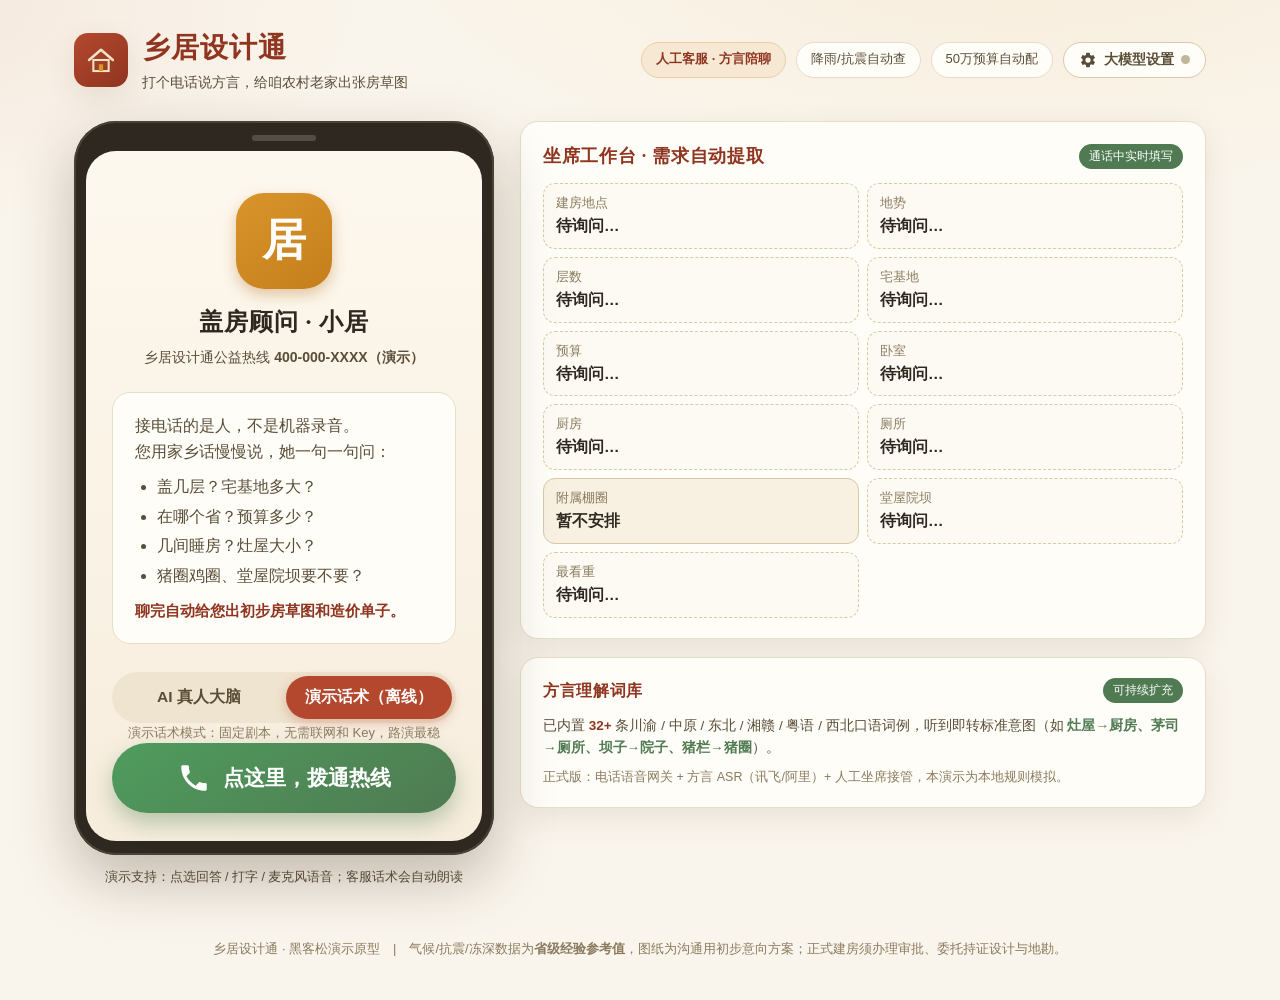
<file: index.html>
<!DOCTYPE html>
<html lang="zh-CN">
<head>
<meta charset="UTF-8">
<meta name="viewport" content="width=device-width, initial-scale=1.0">
<title>乡居设计通 · 正在进入…</title>
<link rel="canonical" href="./xiangju-design/">
<meta http-equiv="refresh" content="0; url=./xiangju-design/">
<style>
  body{margin:0;min-height:100vh;display:flex;align-items:center;justify-content:center;
    font-family:"Microsoft YaHei",sans-serif;background:#faf5ec;color:#7a5a3a;font-size:18px}
  a{color:#b4482e}
</style>
</head>
<body>
  <p>正在进入「乡居设计通」演示…如未自动跳转，请<a href="./xiangju-design/">点这里</a>。</p>
</body>
</html>
</file>
<file: xiangju-design/styles.css>
/* ============ 乡居设计通 · 样式（乡土信任风 / 适老化大字号） ============ */
:root {
  --brick: #b4482e;
  --brick-d: #8f3520;
  --gold: #d9952b;
  --green: #4f7a52;
  --ink: #2e2820;
  --ink-2: #5a4d38;
  --paper: #faf5ec;
  --card: #fffdf8;
  --line: #e7dcc8;
  --line-2: #d9c9a8;
  --blue: #3f6b8a;
  --r-lg: 18px;
  --r-md: 12px;
  --shadow: 0 10px 30px rgba(90, 60, 30, .10);
}
* { box-sizing: border-box; margin: 0; padding: 0; }
html { -webkit-text-size-adjust: 100%; }
body {
  font-family: "PingFang SC", "Microsoft YaHei", "Hiragino Sans GB", sans-serif;
  background:
    radial-gradient(1100px 500px at 80% -10%, rgba(217,149,43,.10), transparent 60%),
    radial-gradient(900px 420px at -10% 0%, rgba(180,72,46,.08), transparent 55%),
    var(--paper);
  color: var(--ink);
  line-height: 1.6;
}
.hidden { display: none !important; }
h1, h2, h3 { font-family: "STSong", "SimSun", "Songti SC", serif; letter-spacing: .04em; }
button { font-family: inherit; cursor: pointer; }

/* ============ 顶部 ============ */
.site-header {
  max-width: 1180px; margin: 0 auto; padding: 26px 24px 18px;
  display: flex; align-items: center; justify-content: space-between; gap: 20px; flex-wrap: wrap;
}
.brand { display: flex; align-items: center; gap: 14px; }
.brand-mark {
  width: 54px; height: 54px; border-radius: 14px;
  background: linear-gradient(145deg, var(--brick), var(--brick-d));
  display: grid; place-items: center; box-shadow: var(--shadow);
}
.brand h1 { font-size: 28px; color: var(--brick-d); }
.brand p { color: var(--ink-2); font-size: 14px; }
.header-badges { display: flex; gap: 10px; flex-wrap: wrap; }
.badge {
  font-size: 13px; color: var(--ink-2); background: var(--card);
  border: 1px solid var(--line); border-radius: 999px; padding: 6px 14px;
}
.badge-warm { background: #f7e8d4; border-color: #e8cfa6; color: var(--brick-d); font-weight: 600; }

/* ============ 主布局 ============ */
.layout {
  max-width: 1180px; margin: 0 auto; padding: 10px 24px 30px;
  display: grid; grid-template-columns: 420px 1fr; gap: 26px; align-items: start;
}

/* ============ 手机 ============ */
.phone-col { position: sticky; top: 14px; }
.phone {
  background: #2e2820; border-radius: 42px; padding: 14px 12px;
  box-shadow: 0 24px 60px rgba(50,30,10,.28), inset 0 0 0 2px #4a4137;
  position: relative;
}
.phone-ear {
  width: 64px; height: 6px; border-radius: 4px; background: #564d42;
  margin: 0 auto 10px;
}
.dial-screen, .call-screen {
  background: linear-gradient(180deg, #fdf8ee 0%, #f7eddd 100%);
  border-radius: 30px; min-height: 640px; overflow: hidden;
  display: flex; flex-direction: column;
}

/* 拨号屏 */
.dial-screen { padding: 34px 26px 28px; align-items: center; text-align: center; }
.dial-agent { margin-top: 8px; }
.avatar {
  width: 52px; height: 52px; border-radius: 50%;
  background: linear-gradient(145deg, var(--gold), #c47e1c);
  color: #fff; display: grid; place-items: center;
  font-size: 24px; font-weight: 700; font-family: "STSong", serif;
  box-shadow: 0 6px 14px rgba(180,110,30,.35); flex: none;
}
.avatar-lg { width: 96px; height: 96px; font-size: 44px; margin: 0 auto 14px; border-radius: 28px; }
.dial-agent h2 { font-size: 24px; color: var(--ink); margin-bottom: 4px; }
.dial-agent p { font-size: 14px; color: var(--ink-2); }
.dial-tips {
  margin: 24px 0; padding: 20px 22px; background: var(--card);
  border: 1px solid var(--line); border-radius: var(--r-lg);
  text-align: left; font-size: 16px; color: var(--ink-2); width: 100%;
}
.dial-tips ul { margin: 10px 0 10px 22px; }
.dial-tips li { margin: 4px 0; }
.dial-tip-note { color: var(--brick-d); font-weight: 600; margin-top: 8px; font-size: 15px; }
.call-btn {
  margin-top: auto;
  width: 100%; border: none; border-radius: 999px;
  background: linear-gradient(145deg, #4f9c5d, var(--green));
  color: #fff; font-size: 21px; font-weight: 700; padding: 18px;
  display: flex; align-items: center; justify-content: center; gap: 12px;
  box-shadow: 0 10px 22px rgba(60,120,70,.35);
  transition: transform .12s;
}
.call-btn:active { transform: scale(.97); }

/* 通话屏 */
.call-screen { padding: 0; }
.call-top {
  display: flex; align-items: center; justify-content: space-between;
  padding: 16px 20px; background: var(--brick-d); color: #fff;
}
.call-top-l { display: flex; align-items: center; gap: 8px; font-size: 15px; }
.live-dot { width: 9px; height: 9px; border-radius: 50%; background: #8ff0a4; box-shadow: 0 0 0 0 rgba(143,240,164,.8); animation: pulse 1.6s infinite; }
@keyframes pulse { 70% { box-shadow: 0 0 0 8px rgba(143,240,164,0); } 100% { box-shadow: 0 0 0 0 rgba(143,240,164,0); } }
.hangup-btn {
  border: none; background: rgba(255,255,255,.16); color: #fff;
  border-radius: 999px; padding: 8px 14px; font-size: 14px;
  display: flex; align-items: center; gap: 6px;
}
.agent-row { display: flex; gap: 12px; align-items: center; padding: 14px 20px 6px; }
.agent-name { font-weight: 700; font-size: 17px; }
.agent-sub { font-size: 12.5px; color: var(--ink-2); }

.transcript {
  flex: 1; overflow-y: auto; padding: 12px 18px 8px;
  display: flex; flex-direction: column; gap: 12px; min-height: 330px; max-height: 360px;
}
.bubble { max-width: 86%; padding: 12px 15px; border-radius: 16px; font-size: 17.5px; line-height: 1.55; }
.bubble.agent {
  background: var(--card); border: 1px solid var(--line);
  border-top-left-radius: 4px; align-self: flex-start;
}
.bubble.user {
  background: #dceadf; border: 1px solid #bcd6c2;
  border-top-right-radius: 4px; align-self: flex-end;
}
.dialect-tag {
  margin-top: 7px; padding-top: 6px; border-top: 1px dashed #9ab5a3;
  font-size: 12px; color: var(--brick-d); font-weight: 600;
}
.typing-row { align-self: flex-start; background: var(--card); border: 1px solid var(--line);
  padding: 14px 18px; border-radius: 16px; border-top-left-radius: 4px; display: flex; gap: 5px; }
.typing-row .dot { width: 8px; height: 8px; border-radius: 50%; background: var(--line-2); animation: blink 1.2s infinite; }
.typing-row .dot:nth-child(2) { animation-delay: .2s; }
.typing-row .dot:nth-child(3) { animation-delay: .4s; }
@keyframes blink { 0%, 60%, 100% { opacity: .3; } 30% { opacity: 1; } }

.chip-bar {
  display: flex; gap: 9px; overflow-x: auto; padding: 10px 18px;
  border-top: 1px solid var(--line);
}
.chip-bar::-webkit-scrollbar { height: 4px; }
.chip {
  flex: none; border: 2px solid var(--brick); color: var(--brick-d);
  background: #fdf2e7; border-radius: 999px; padding: 11px 18px;
  font-size: 16.5px; font-weight: 600; transition: transform .1s;
}
.chip:active { transform: scale(.95); }
.input-bar { display: flex; gap: 8px; padding: 12px 16px 18px; border-top: 1px solid var(--line); background: #fffaf0; }
.mic-btn {
  flex: none; width: 48px; height: 48px; border-radius: 50%;
  border: 2px solid var(--line-2); background: var(--card); color: var(--blue);
  display: grid; place-items: center;
}
.mic-btn.recording { background: var(--brick); border-color: var(--brick-d); color: #fff; animation: pulse-red 1.2s infinite; }
@keyframes pulse-red { 70% { box-shadow: 0 0 0 7px rgba(180,72,46,.18); } 100% { box-shadow: 0 0 0 0 rgba(180,72,46,0); } }
.mic-btn.disabled { opacity: .35; cursor: not-allowed; }
#textInput {
  flex: 1; border: 2px solid var(--line); border-radius: 999px;
  padding: 0 18px; font-size: 15.5px; background: #fff; min-width: 0;
}
#textInput:focus { outline: none; border-color: var(--gold); }
.send-btn {
  flex: none; border: none; border-radius: 999px; background: var(--brick);
  color: #fff; font-size: 15px; font-weight: 700; padding: 0 18px;
}
.speech-note { font-size: 12.5px; color: var(--ink-2); text-align: center; margin-top: 12px; padding: 0 8px; }

/* ============ 工作台 ============ */
.desk-col { display: flex; flex-direction: column; gap: 18px; }
.desk-card {
  background: var(--card); border: 1px solid var(--line);
  border-radius: var(--r-lg); padding: 20px 22px; box-shadow: var(--shadow);
}
.desk-card-h { display: flex; align-items: center; justify-content: space-between; margin-bottom: 12px; }
.desk-card-h h3 { font-size: 18px; color: var(--brick-d); }
.desk-tag { font-size: 12px; color: #fff; background: var(--green); border-radius: 999px; padding: 3px 10px; }
.slot-rows { display: grid; grid-template-columns: 1fr 1fr; gap: 8px; }
.slot-row {
  border: 1px dashed var(--line-2); border-radius: var(--r-md);
  padding: 9px 12px; display: flex; flex-direction: column; gap: 1px;
  background: #fdfaf3;
}
.slot-row.filled { border-style: solid; border-color: #d8c8a4; background: #f8f0e0; }
.slot-label { font-size: 12.5px; color: #8a7a5e; }
.slot-value { font-size: 15.5px; font-weight: 600; color: var(--ink); min-height: 22px; }
.climate-card { border-left: 6px solid var(--blue); }
.climate-title { font-weight: 700; color: var(--blue); margin-bottom: 10px; font-size: 16px; }
.climate-row { display: grid; grid-template-columns: 76px auto 1fr; gap: 8px; align-items: baseline; margin: 7px 0; font-size: 14px; }
.climate-row span { color: #8a7a5e; }
.climate-row b { color: var(--ink); }
.climate-row small { color: var(--ink-2); grid-column: 2 / 4; }
.meter { height: 10px; border-radius: 6px; background: #e7dcc8; overflow: hidden; margin: 2px 0 8px; }
.meter i { display: block; height: 100%; background: linear-gradient(90deg, #7fb2d4, var(--blue)); border-radius: 6px; }
.dict-card h3 { font-size: 16px; }
.dict-line { font-size: 13.5px; color: var(--ink-2); }
.dict-line b { color: var(--brick-d); }
.dict-line em { color: var(--green); font-style: normal; font-weight: 600; }
.dict-line.sub { margin-top: 8px; font-size: 12.5px; color: #8a7a5e; }

/* ============ 设计结果 ============ */
.design-section {
  max-width: 1180px; margin: 8px auto 0; padding: 30px 24px 40px;
  background: linear-gradient(180deg, rgba(255,253,248,.75), rgba(250,245,236,.35));
  border-top: 1px solid var(--line);
}
.design-head { display: flex; align-items: center; justify-content: space-between; gap: 16px; flex-wrap: wrap; }
.design-head h2 { font-size: 26px; color: var(--brick-d); }
.design-actions { display: flex; gap: 10px; }
.btn-primary, .btn-ghost { border-radius: 999px; padding: 10px 20px; font-size: 15px; font-weight: 600; }
.btn-primary { background: var(--brick); color: #fff; border: 1px solid var(--brick-d); }
.btn-ghost { background: transparent; color: var(--ink-2); border: 1px solid var(--line-2); }
.summary-strip { display: flex; flex-wrap: wrap; gap: 9px; margin: 16px 0 22px; }
.sum-chip {
  background: #f7e8d4; border: 1px solid #e8cfa6; color: var(--brick-d);
  border-radius: 999px; padding: 7px 16px; font-size: 14.5px; font-weight: 600;
}
.design-tabs { display: flex; gap: 8px; border-bottom: 2px solid var(--line); flex-wrap: wrap; }
.design-tab-btn {
  border: none; background: none; padding: 12px 20px; font-size: 16.5px;
  color: var(--ink-2); border-bottom: 3px solid transparent; margin-bottom: -2px; font-weight: 600;
}
.design-tab-btn.active { color: var(--brick-d); border-bottom-color: var(--brick); }
.design-panel { animation: fade .3s; }
@keyframes fade { from { opacity: 0; transform: translateY(6px); } to { opacity: 1; transform: none; } }

.floor-tabs { display: flex; gap: 8px; margin: 18px 0 10px; flex-wrap: wrap; }
.floor-tabs .tab-btn {
  border: 1.5px solid var(--line-2); background: var(--card); border-radius: 999px;
  padding: 7px 18px; font-size: 14.5px; color: var(--ink-2);
}
.floor-tabs .tab-btn.active { background: var(--green); border-color: var(--green); color: #fff; font-weight: 700; }
.plan-canvas {
  background: var(--card); border: 1px solid var(--line); border-radius: var(--r-lg);
  padding: 18px; box-shadow: var(--shadow); margin-top: 12px;
}
.plan-svg { width: 100%; height: auto; display: block; }

/* 预算 */
.budget-total {
  display: flex; align-items: center; justify-content: space-between; gap: 16px; flex-wrap: wrap;
  background: linear-gradient(145deg, #f7e8d4, #f3ddba); border: 1px solid #e8cfa6;
  border-radius: var(--r-lg); padding: 18px 24px; margin: 18px 0;
}
.budget-total b { font-size: 40px; color: var(--brick-d); font-family: Georgia, serif; }
.budget-total span { font-size: 15px; color: var(--ink-2); margin-left: 6px; }
.budget-pair { font-size: 15px; color: var(--ink-2); font-weight: 600; }
.budget-bars { display: flex; flex-direction: column; gap: 12px; }
.bar-row { display: grid; grid-template-columns: 250px 1fr 72px; gap: 12px; align-items: center; }
.bar-label { font-size: 14px; color: var(--ink); }
.bar-track { height: 22px; background: #efe6d3; border-radius: 6px; overflow: hidden; }
.bar-track i { display: block; height: 100%; border-radius: 6px;
  background: linear-gradient(90deg, #e0b15f, var(--gold)); }
.bar-num { text-align: right; font-weight: 700; color: var(--brick-d); font-size: 15px; }
.budget-ok { margin-top: 18px; padding: 14px 18px; border-radius: var(--r-md);
  background: #e4f0e6; border: 1px solid #b7d4bd; color: #2f5e3a; font-weight: 600; }
.budget-warn { margin-top: 18px; padding: 14px 18px; border-radius: var(--r-md);
  background: #fbe3dc; border: 1px solid #e6b3a4; color: var(--brick-d); font-weight: 600; }

/* 说明 */
.notes-list { list-style: none; margin-top: 16px; display: grid; grid-template-columns: 1fr 1fr; gap: 12px; }
.notes-list li {
  background: var(--card); border: 1px solid var(--line); border-left: 5px solid var(--gold);
  border-radius: var(--r-md); padding: 14px 16px;
}
.notes-list b { color: var(--brick-d); font-size: 15.5px; }
.notes-list p { font-size: 14px; color: var(--ink-2); margin-top: 4px; }
.notes-list .note-disclaimer { grid-column: 1 / -1; border-left-color: var(--brick); background: #fdf1ec; }

.site-footer {
  max-width: 1180px; margin: 0 auto; padding: 22px 24px 40px;
  color: #8a7a5e; font-size: 13px; text-align: center;
}

/* ============ 大模型设置按钮 / 状态点 ============ */
.settings-btn {
  display: inline-flex; align-items: center; gap: 7px;
  border: 1px solid var(--line-2); background: var(--card);
  color: var(--ink-2); border-radius: 999px; padding: 8px 15px; font-size: 14px; font-weight: 600;
}
.settings-btn:hover { border-color: var(--gold); color: var(--brick-d); }
.llm-dot { width: 9px; height: 9px; border-radius: 50%; display: inline-block; }
.llm-dot.on { background: #4f9c5d; box-shadow: 0 0 0 3px rgba(79,156,93,.18); }
.llm-dot.off { background: #c3b59a; }

/* ============ 设置弹窗 ============ */
.modal-mask {
  position: fixed; inset: 0; background: rgba(46,40,32,.45);
  display: grid; place-items: center; z-index: 50; padding: 18px;
}
.modal {
  background: var(--card); border-radius: 20px; width: min(560px, 100%);
  box-shadow: 0 30px 80px rgba(40,25,10,.35); overflow: hidden;
}
.modal-h {
  display: flex; align-items: center; justify-content: space-between;
  padding: 18px 22px; background: linear-gradient(145deg, var(--brick), var(--brick-d)); color: #fff;
}
.modal-h h3 { font-size: 18px; }
.modal-x { border: none; background: rgba(255,255,255,.2); color: #fff; width: 32px; height: 32px;
  border-radius: 50%; font-size: 20px; line-height: 1; }
.modal-b { padding: 20px 22px 22px; display: flex; flex-direction: column; gap: 14px; }
.field { display: flex; flex-direction: column; gap: 6px; }
.field span { font-size: 13.5px; color: var(--ink-2); font-weight: 600; }
.field input, .field select {
  border: 1.5px solid var(--line-2); border-radius: 10px; padding: 11px 13px;
  font-size: 15px; font-family: inherit; background: #fff; color: var(--ink);
}
.field input:focus, .field select:focus { outline: none; border-color: var(--gold); }
.modal-actions { display: flex; justify-content: flex-end; gap: 10px; }
.test-result { font-size: 13.5px; min-height: 18px; }
.test-result.ok { color: var(--green); font-weight: 600; }
.test-result.warn { color: var(--brick-d); font-weight: 600; }
.modal-note { font-size: 12.5px; color: #8a7a5e; line-height: 1.7;
  border-top: 1px dashed var(--line-2); padding-top: 12px; }
.preset-hint { font-size: 12.5px; color: var(--blue); background: #eef4f8;
  border-radius: 8px; padding: 8px 11px; min-height: 16px; line-height: 1.6; }
.preset-hint:empty { display: none; }

/* ============ 模式切换 ============ */
.mode-switch {
  display: flex; background: #efe4cf; border-radius: 999px; padding: 4px;
  width: 100%; gap: 4px; margin-top: 4px;
}
.mode-opt {
  flex: 1; border: none; background: transparent; border-radius: 999px;
  padding: 11px 6px; font-size: 15.5px; font-weight: 700; color: var(--ink-2);
}
.mode-opt.active { background: var(--brick); color: #fff; box-shadow: 0 4px 12px rgba(180,72,46,.3); }
.mode-hint { font-size: 13px; color: #8a7a5e; text-align: center; min-height: 20px; }
.mode-hint.ok { color: var(--green); font-weight: 600; }
.mode-hint.warn { color: var(--brick-d); font-weight: 600; }

.ai-badge {
  font-style: normal; font-size: 11.5px; font-weight: 700; color: #fff;
  background: linear-gradient(135deg, #4f9c5d, #3a7a47); border-radius: 999px;
  padding: 2px 9px; margin-left: 6px; vertical-align: middle;
}

/* ============ 响应式 ============ */
@media (max-width: 960px) {
  .layout { grid-template-columns: 1fr; }
  .phone-col { position: static; display: flex; flex-direction: column; align-items: center; }
  .phone { width: 100%; max-width: 430px; }
  .bar-row { grid-template-columns: 1fr; gap: 4px; }
  .bar-num { text-align: left; }
  .notes-list { grid-template-columns: 1fr; }
  .slot-rows { grid-template-columns: 1fr; }
}
@media (max-width: 520px) {
  .site-header { padding: 18px 16px 10px; }
  .layout { padding: 10px 12px 24px; }
  .brand h1 { font-size: 23px; }
  .bubble { font-size: 16.5px; }
}

/* ============ 打印 ============ */
@media print {
  .site-header, .phone-col, .design-actions, .design-tabs, .floor-tabs, .site-footer, .speech-note { display: none !important; }
  .layout { display: block; }
  .design-section { border: none; padding: 0; max-width: 100%; }
  .design-panel.hidden { display: block !important; }
  .desk-card { box-shadow: none; break-inside: avoid; }
}
</file>
